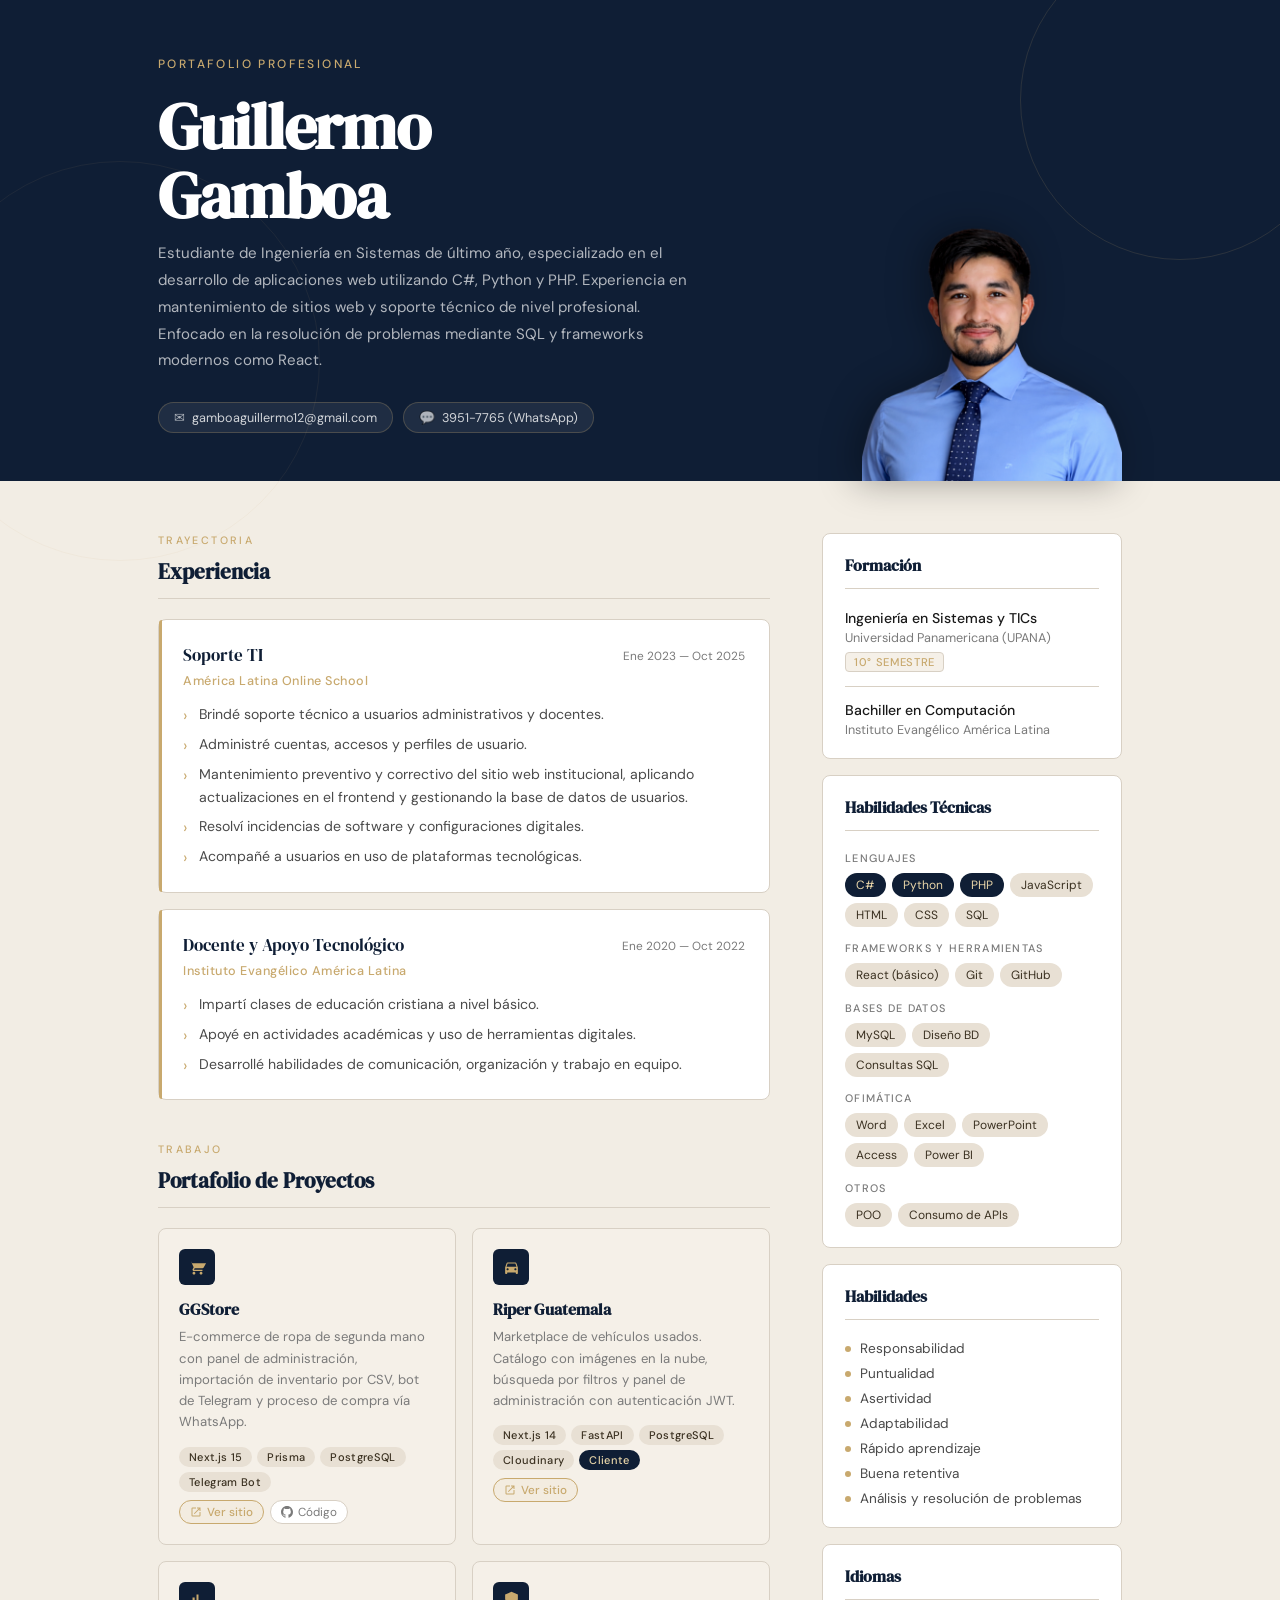
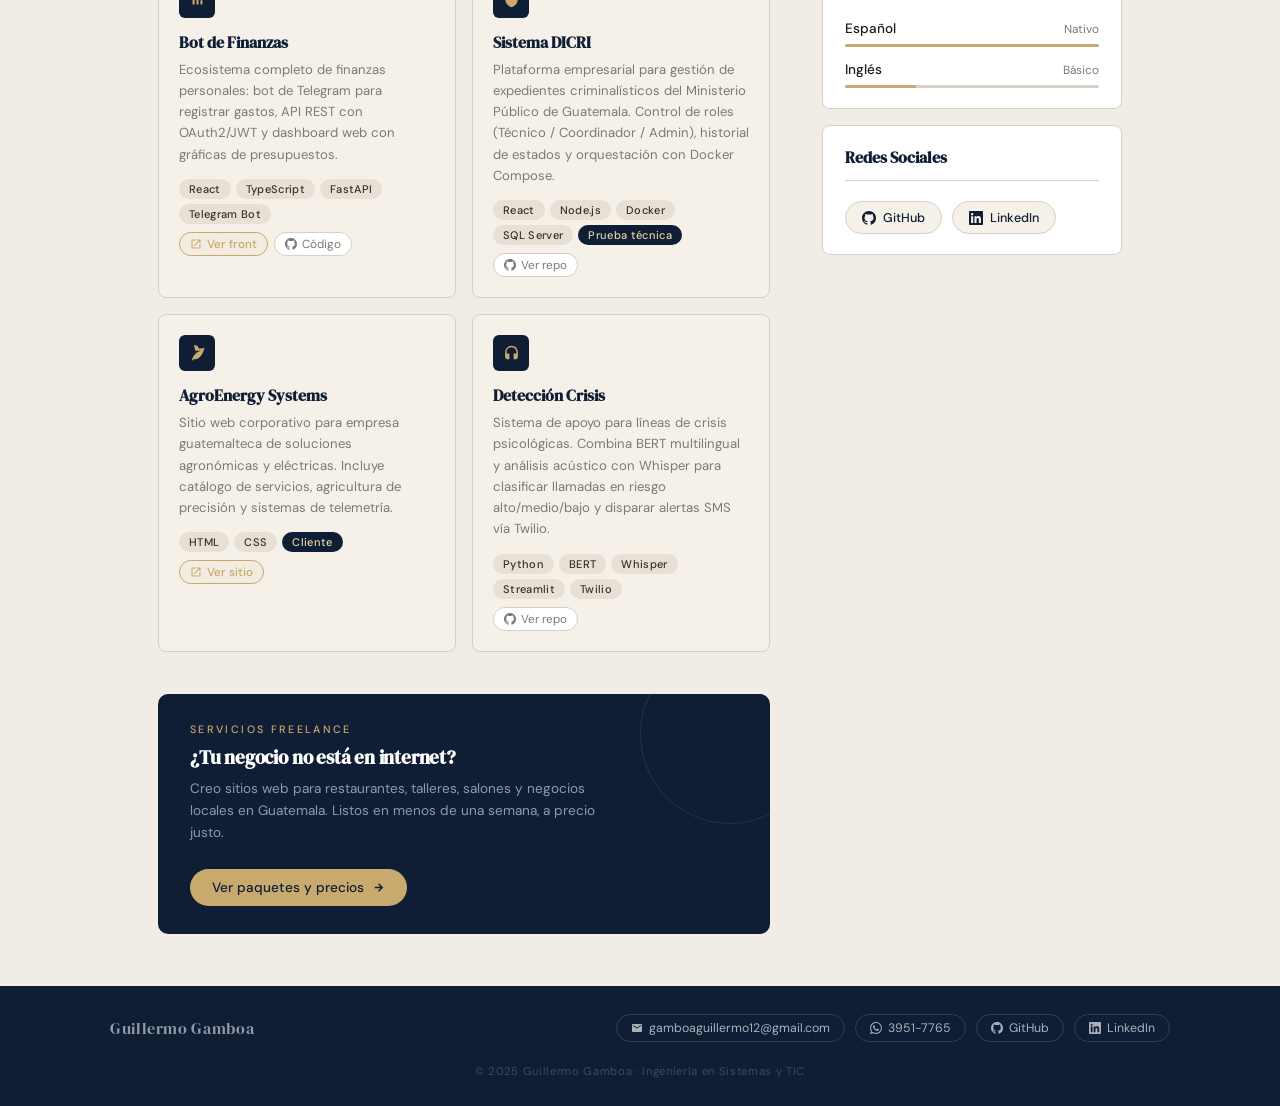
<file: index.html>
<!DOCTYPE html>
<html lang="es">
<head>
  <meta charset="UTF-8">
  <meta name="viewport" content="width=device-width, initial-scale=1.0">
  <title>Guillermo Gamboa — Ingeniería en Sistemas y TIC</title>
  <link rel="preconnect" href="https://fonts.googleapis.com">
  <link href="https://fonts.googleapis.com/css2?family=DM+Serif+Display:ital@0;1&family=DM+Sans:wght@300;400;500&display=swap" rel="stylesheet">
  <link rel="stylesheet" href="Style.css">
</head>
<body>

<!-- ══════════════════════════════════════
     HERO
══════════════════════════════════════ -->
<header class="hero">
  <div class="hero-inner">

    <!-- Texto + contacto -->
    <div class="hero-text">
      <p class="subtitle">Portafolio Profesional</p>
      <h1>Guillermo<br>Gamboa</h1>
      <p class="profile-text">
        Estudiante de Ingeniería en Sistemas de último año, especializado en el
        desarrollo de aplicaciones web utilizando C#, Python y PHP. Experiencia en
        mantenimiento de sitios web y soporte técnico de nivel profesional. Enfocado
        en la resolución de problemas mediante SQL y frameworks modernos como React.
      </p>
      <div class="hero-contacts">
        <a href="mailto:gamboaguillermo12@gmail.com" class="contact-chip">
          <span class="icon">✉</span> gamboaguillermo12@gmail.com
        </a>
        <button onclick="openWhatsApp()" class="contact-chip">
          <span class="icon">💬</span> 3951-7765 (WhatsApp)
        </button>
      </div>
    </div>

    <!-- Foto — sin marco, anclada al borde inferior del hero -->
    <div class="photo-wrap">
      <div class="photo-frame">
        <img src="Perfil.png" alt="Foto de Guillermo Gamboa">
      </div>
    </div>

  </div>
</header>

<!-- ══════════════════════════════════════
     CONTENIDO PRINCIPAL
══════════════════════════════════════ -->
<div class="layout">

  <!-- ── COLUMNA PRINCIPAL ── -->
  <main>

    <!-- EXPERIENCIA -->
    <section>
      <p class="section-label">Trayectoria</p>
      <h2 class="section-title">Experiencia</h2>

      <div class="exp-card">
        <div class="exp-header">
          <span class="exp-role">Soporte TI</span>
          <span class="exp-period">Ene 2023 — Oct 2025</span>
        </div>
        <p class="exp-company">América Latina Online School</p>
        <ul class="exp-list">
          <li>Brindé soporte técnico a usuarios administrativos y docentes.</li>
          <li>Administré cuentas, accesos y perfiles de usuario.</li>
          <li>Mantenimiento preventivo y correctivo del sitio web institucional, aplicando actualizaciones en el frontend y gestionando la base de datos de usuarios.</li>
          <li>Resolví incidencias de software y configuraciones digitales.</li>
          <li>Acompañé a usuarios en uso de plataformas tecnológicas.</li>
        </ul>
      </div>

      <div class="exp-card">
        <div class="exp-header">
          <span class="exp-role">Docente y Apoyo Tecnológico</span>
          <span class="exp-period">Ene 2020 — Oct 2022</span>
        </div>
        <p class="exp-company">Instituto Evangélico América Latina</p>
        <ul class="exp-list">
          <li>Impartí clases de educación cristiana a nivel básico.</li>
          <li>Apoyé en actividades académicas y uso de herramientas digitales.</li>
          <li>Desarrollé habilidades de comunicación, organización y trabajo en equipo.</li>
        </ul>
      </div>
    </section>

    <!-- PORTAFOLIO -->
    <section>
      <p class="section-label">Trabajo</p>
      <h2 class="section-title">Portafolio de Proyectos</h2>

      <div class="portfolio-grid">

        <!-- GGStore -->
        <div class="portfolio-card">
          <div class="port-icon">
            <svg viewBox="0 0 24 24"><path d="M7 18c-1.1 0-2 .9-2 2s.9 2 2 2 2-.9 2-2-.9-2-2-2zM1 2v2h2l3.6 7.59-1.35 2.45C5.16 14.28 5 14.62 5 15c0 1.1.9 2 2 2h12v-2H7.42c-.14 0-.25-.11-.25-.25l.03-.12.9-1.63H19c.75 0 1.41-.41 1.75-1.03l3.58-6.49A1 1 0 0 0 23.42 6H4.21l-.94-2H1zm16 16c-1.1 0-2 .9-2 2s.9 2 2 2 2-.9 2-2-.9-2-2-2z"/></svg>
          </div>
          <h4>GGStore</h4>
          <p>E-commerce de ropa de segunda mano con panel de administración, importación de inventario por CSV, bot de Telegram y proceso de compra vía WhatsApp.</p>
          <div class="port-footer">
            <div class="port-tags">
              <span class="port-tag">Next.js 15</span>
              <span class="port-tag">Prisma</span>
              <span class="port-tag">PostgreSQL</span>
              <span class="port-tag">Telegram Bot</span>
            </div>
            <div class="port-actions">
              <a href="https://ggstore.lat" target="_blank" rel="noopener" class="port-live-link">
                <svg viewBox="0 0 24 24"><path d="M19 19H5V5h7V3H5a2 2 0 0 0-2 2v14a2 2 0 0 0 2 2h14a2 2 0 0 0 2-2v-7h-2v7zM14 3v2h3.59l-9.83 9.83 1.41 1.41L19 6.41V10h2V3h-7z"/></svg>
                Ver sitio
              </a>
              <a href="https://github.com/G-Gamboa/GGStore" target="_blank" rel="noopener" class="port-gh-link">
                <svg viewBox="0 0 24 24"><path d="M12 0C5.37 0 0 5.37 0 12c0 5.31 3.435 9.795 8.205 11.385.6.105.825-.255.825-.57 0-.285-.015-1.23-.015-2.235-3.015.555-3.795-.735-4.035-1.41-.135-.345-.72-1.41-1.23-1.695-.42-.225-1.02-.78-.015-.795.945-.015 1.62.87 1.845 1.23 1.08 1.815 2.805 1.305 3.495.99.105-.78.42-1.305.765-1.605-2.67-.3-5.46-1.335-5.46-5.925 0-1.305.465-2.385 1.23-3.225-.12-.3-.54-1.53.12-3.18 0 0 1.005-.315 3.3 1.23.96-.27 1.98-.405 3-.405s2.04.135 3 .405c2.295-1.56 3.3-1.23 3.3-1.23.66 1.65.24 2.88.12 3.18.765.84 1.23 1.905 1.23 3.225 0 4.605-2.805 5.625-5.475 5.925.435.375.81 1.095.81 2.22 0 1.605-.015 2.895-.015 3.3 0 .315.225.69.825.57A12.02 12.02 0 0 0 24 12c0-6.63-5.37-12-12-12z"/></svg>
                Código
              </a>
            </div>
          </div>
        </div>

        <!-- Riper -->
        <div class="portfolio-card">
          <div class="port-icon">
            <svg viewBox="0 0 24 24"><path d="M18.92 6.01C18.72 5.42 18.16 5 17.5 5h-11c-.66 0-1.21.42-1.42 1.01L3 12v8c0 .55.45 1 1 1h1c.55 0 1-.45 1-1v-1h12v1c0 .55.45 1 1 1h1c.55 0 1-.45 1-1v-8l-2.08-5.99zM6.5 16c-.83 0-1.5-.67-1.5-1.5S5.67 13 6.5 13s1.5.67 1.5 1.5S7.33 16 6.5 16zm11 0c-.83 0-1.5-.67-1.5-1.5s.67-1.5 1.5-1.5 1.5.67 1.5 1.5-.67 1.5-1.5 1.5zM5 11l1.5-4.5h11L19 11H5z"/></svg>
          </div>
          <h4>Riper Guatemala</h4>
          <p>Marketplace de vehículos usados. Catálogo con imágenes en la nube, búsqueda por filtros y panel de administración con autenticación JWT.</p>
          <div class="port-footer">
            <div class="port-tags">
              <span class="port-tag">Next.js 14</span>
              <span class="port-tag">FastAPI</span>
              <span class="port-tag">PostgreSQL</span>
              <span class="port-tag">Cloudinary</span>
              <span class="port-tag special">Cliente</span>
            </div>
            <div class="port-actions">
              <a href="https://riperguatemala.com" target="_blank" rel="noopener" class="port-live-link">
                <svg viewBox="0 0 24 24"><path d="M19 19H5V5h7V3H5a2 2 0 0 0-2 2v14a2 2 0 0 0 2 2h14a2 2 0 0 0 2-2v-7h-2v7zM14 3v2h3.59l-9.83 9.83 1.41 1.41L19 6.41V10h2V3h-7z"/></svg>
                Ver sitio
              </a>
            </div>
          </div>
        </div>

        <!-- Bot de Finanzas -->
        <div class="portfolio-card">
          <div class="port-icon">
            <svg viewBox="0 0 24 24"><path d="M5 9.2h3V19H5zM10.6 5h2.8v14h-2.8zm5.6 8H19v6h-2.8z"/></svg>
          </div>
          <h4>Bot de Finanzas</h4>
          <p>Ecosistema completo de finanzas personales: bot de Telegram para registrar gastos, API REST con OAuth2/JWT y dashboard web con gráficas de presupuestos.</p>
          <div class="port-footer">
            <div class="port-tags">
              <span class="port-tag">React</span>
              <span class="port-tag">TypeScript</span>
              <span class="port-tag">FastAPI</span>
              <span class="port-tag">Telegram Bot</span>
            </div>
            <div class="port-actions">
              <a href="https://g-gamboa.github.io/BotFinanzasFront/" target="_blank" rel="noopener" class="port-live-link">
                <svg viewBox="0 0 24 24"><path d="M19 19H5V5h7V3H5a2 2 0 0 0-2 2v14a2 2 0 0 0 2 2h14a2 2 0 0 0 2-2v-7h-2v7zM14 3v2h3.59l-9.83 9.83 1.41 1.41L19 6.41V10h2V3h-7z"/></svg>
                Ver front
              </a>
              <a href="https://github.com/G-Gamboa/BotFinanzasAPI" target="_blank" rel="noopener" class="port-gh-link">
                <svg viewBox="0 0 24 24"><path d="M12 0C5.37 0 0 5.37 0 12c0 5.31 3.435 9.795 8.205 11.385.6.105.825-.255.825-.57 0-.285-.015-1.23-.015-2.235-3.015.555-3.795-.735-4.035-1.41-.135-.345-.72-1.41-1.23-1.695-.42-.225-1.02-.78-.015-.795.945-.015 1.62.87 1.845 1.23 1.08 1.815 2.805 1.305 3.495.99.105-.78.42-1.305.765-1.605-2.67-.3-5.46-1.335-5.46-5.925 0-1.305.465-2.385 1.23-3.225-.12-.3-.54-1.53.12-3.18 0 0 1.005-.315 3.3 1.23.96-.27 1.98-.405 3-.405s2.04.135 3 .405c2.295-1.56 3.3-1.23 3.3-1.23.66 1.65.24 2.88.12 3.18.765.84 1.23 1.905 1.23 3.225 0 4.605-2.805 5.625-5.475 5.925.435.375.81 1.095.81 2.22 0 1.605-.015 2.895-.015 3.3 0 .315.225.69.825.57A12.02 12.02 0 0 0 24 12c0-6.63-5.37-12-12-12z"/></svg>
                Código
              </a>
            </div>
          </div>
        </div>

        <!-- Sistema DICRI -->
        <div class="portfolio-card">
          <div class="port-icon">
            <svg viewBox="0 0 24 24"><path d="M12 1L3 5v6c0 5.55 3.84 10.74 9 12 5.16-1.26 9-6.45 9-12V5l-9-4z"/></svg>
          </div>
          <h4>Sistema DICRI</h4>
          <p>Plataforma empresarial para gestión de expedientes criminalísticos del Ministerio Público de Guatemala. Control de roles (Técnico / Coordinador / Admin), historial de estados y orquestación con Docker Compose.</p>
          <div class="port-footer">
            <div class="port-tags">
              <span class="port-tag">React</span>
              <span class="port-tag">Node.js</span>
              <span class="port-tag">Docker</span>
              <span class="port-tag">SQL Server</span>
              <span class="port-tag special">Prueba técnica</span>
            </div>
            <div class="port-actions">
              <a href="https://github.com/G-Gamboa/SistemaDicri" target="_blank" rel="noopener" class="port-gh-link">
                <svg viewBox="0 0 24 24"><path d="M12 0C5.37 0 0 5.37 0 12c0 5.31 3.435 9.795 8.205 11.385.6.105.825-.255.825-.57 0-.285-.015-1.23-.015-2.235-3.015.555-3.795-.735-4.035-1.41-.135-.345-.72-1.41-1.23-1.695-.42-.225-1.02-.78-.015-.795.945-.015 1.62.87 1.845 1.23 1.08 1.815 2.805 1.305 3.495.99.105-.78.42-1.305.765-1.605-2.67-.3-5.46-1.335-5.46-5.925 0-1.305.465-2.385 1.23-3.225-.12-.3-.54-1.53.12-3.18 0 0 1.005-.315 3.3 1.23.96-.27 1.98-.405 3-.405s2.04.135 3 .405c2.295-1.56 3.3-1.23 3.3-1.23.66 1.65.24 2.88.12 3.18.765.84 1.23 1.905 1.23 3.225 0 4.605-2.805 5.625-5.475 5.925.435.375.81 1.095.81 2.22 0 1.605-.015 2.895-.015 3.3 0 .315.225.69.825.57A12.02 12.02 0 0 0 24 12c0-6.63-5.37-12-12-12z"/></svg>
                Ver repo
              </a>
            </div>
          </div>
        </div>

        <!-- AgroEnergy Systems -->
        <div class="portfolio-card">
          <div class="port-icon">
            <svg viewBox="0 0 24 24"><path d="M17 8C8 10 5.9 16.17 3.82 21.34L5.71 22l1-2.3A4.49 4.49 0 0 0 8 20C19 20 22 3 22 3c-1 2-8 2-8 2s-1-5-7-5c0 0 1.5 5.5 2 8z"/></svg>
          </div>
          <h4>AgroEnergy Systems</h4>
          <p>Sitio web corporativo para empresa guatemalteca de soluciones agronómicas y eléctricas. Incluye catálogo de servicios, agricultura de precisión y sistemas de telemetría.</p>
          <div class="port-footer">
            <div class="port-tags">
              <span class="port-tag">HTML</span>
              <span class="port-tag">CSS</span>
              <span class="port-tag special">Cliente</span>
            </div>
            <div class="port-actions">
              <a href="https://www.agroenergysystems.com/" target="_blank" rel="noopener" class="port-live-link">
                <svg viewBox="0 0 24 24"><path d="M19 19H5V5h7V3H5a2 2 0 0 0-2 2v14a2 2 0 0 0 2 2h14a2 2 0 0 0 2-2v-7h-2v7zM14 3v2h3.59l-9.83 9.83 1.41 1.41L19 6.41V10h2V3h-7z"/></svg>
                Ver sitio
              </a>
            </div>
          </div>
        </div>

        <!-- DetecciónCrisis -->
        <div class="portfolio-card">
          <div class="port-icon">
            <svg viewBox="0 0 24 24"><path d="M12 1c-4.97 0-9 4.03-9 9v7c0 1.66 1.34 3 3 3h3v-8H5v-2c0-3.87 3.13-7 7-7s7 3.13 7 7v2h-4v8h3c1.66 0 3-1.34 3-3v-7c0-4.97-4.03-9-9-9z"/></svg>
          </div>
          <h4>Detección Crisis</h4>
          <p>Sistema de apoyo para líneas de crisis psicológicas. Combina BERT multilingual y análisis acústico con Whisper para clasificar llamadas en riesgo alto/medio/bajo y disparar alertas SMS vía Twilio.</p>
          <div class="port-footer">
            <div class="port-tags">
              <span class="port-tag">Python</span>
              <span class="port-tag">BERT</span>
              <span class="port-tag">Whisper</span>
              <span class="port-tag">Streamlit</span>
              <span class="port-tag">Twilio</span>
            </div>
            <div class="port-actions">
              <a href="https://github.com/G-Gamboa/Detecci-nCrisis" target="_blank" rel="noopener" class="port-gh-link">
                <svg viewBox="0 0 24 24"><path d="M12 0C5.37 0 0 5.37 0 12c0 5.31 3.435 9.795 8.205 11.385.6.105.825-.255.825-.57 0-.285-.015-1.23-.015-2.235-3.015.555-3.795-.735-4.035-1.41-.135-.345-.72-1.41-1.23-1.695-.42-.225-1.02-.78-.015-.795.945-.015 1.62.87 1.845 1.23 1.08 1.815 2.805 1.305 3.495.99.105-.78.42-1.305.765-1.605-2.67-.3-5.46-1.335-5.46-5.925 0-1.305.465-2.385 1.23-3.225-.12-.3-.54-1.53.12-3.18 0 0 1.005-.315 3.3 1.23.96-.27 1.98-.405 3-.405s2.04.135 3 .405c2.295-1.56 3.3-1.23 3.3-1.23.66 1.65.24 2.88.12 3.18.765.84 1.23 1.905 1.23 3.225 0 4.605-2.805 5.625-5.475 5.925.435.375.81 1.095.81 2.22 0 1.605-.015 2.895-.015 3.3 0 .315.225.69.825.57A12.02 12.02 0 0 0 24 12c0-6.63-5.37-12-12-12z"/></svg>
                Ver repo
              </a>
            </div>
          </div>
        </div>

      </div>
    </section>

    <!-- NEGOCIOS -->
    <section>
      <div class="negocios-banner">
        <div class="negocios-banner-body">
          <p class="negocios-banner-label">Servicios Freelance</p>
          <h3 class="negocios-banner-title">¿Tu negocio no está en internet?</h3>
          <p class="negocios-banner-sub">Creo sitios web para restaurantes, talleres, salones y negocios locales en Guatemala. Listos en menos de una semana, a precio justo.</p>
        </div>
        <a href="/negocios/" class="negocios-banner-cta">
          Ver paquetes y precios
          <svg viewBox="0 0 24 24" fill="none" stroke="currentColor" stroke-width="2.5" width="13" height="13"><path d="M5 12h14M12 5l7 7-7 7"/></svg>
        </a>
      </div>
    </section>

  </main>

  <!-- ── SIDEBAR ── -->
  <aside class="sidebar">

    <!-- FORMACIÓN -->
    <section>
      <h2 class="section-title">Formación</h2>
      <div class="edu-item">
        <p class="edu-degree">Ingeniería en Sistemas y TICs</p>
        <p class="edu-school">Universidad Panamericana (UPANA)</p>
        <span class="edu-badge">10° Semestre</span>
      </div>
      <div class="edu-item">
        <p class="edu-degree">Bachiller en Computación</p>
        <p class="edu-school">Instituto Evangélico América Latina</p>
      </div>
    </section>

    <!-- HABILIDADES TÉCNICAS -->
    <section>
      <h2 class="section-title">Habilidades Técnicas</h2>

      <div class="skill-group">
        <p class="skill-group-label">Lenguajes</p>
        <div class="skill-tags">
          <span class="skill-tag highlight">C#</span>
          <span class="skill-tag highlight">Python</span>
          <span class="skill-tag highlight">PHP</span>
          <span class="skill-tag">JavaScript</span>
          <span class="skill-tag">HTML</span>
          <span class="skill-tag">CSS</span>
          <span class="skill-tag">SQL</span>
        </div>
      </div>

      <div class="skill-group">
        <p class="skill-group-label">Frameworks y Herramientas</p>
        <div class="skill-tags">
          <span class="skill-tag">React (básico)</span>
          <span class="skill-tag">Git</span>
          <span class="skill-tag">GitHub</span>
        </div>
      </div>

      <div class="skill-group">
        <p class="skill-group-label">Bases de Datos</p>
        <div class="skill-tags">
          <span class="skill-tag">MySQL</span>
          <span class="skill-tag">Diseño BD</span>
          <span class="skill-tag">Consultas SQL</span>
        </div>
      </div>

      <div class="skill-group">
        <p class="skill-group-label">Ofimática</p>
        <div class="skill-tags">
          <span class="skill-tag">Word</span>
          <span class="skill-tag">Excel</span>
          <span class="skill-tag">PowerPoint</span>
          <span class="skill-tag">Access</span>
          <span class="skill-tag">Power BI</span>
        </div>
      </div>

      <div class="skill-group">
        <p class="skill-group-label">Otros</p>
        <div class="skill-tags">
          <span class="skill-tag">POO</span>
          <span class="skill-tag">Consumo de APIs</span>
        </div>
      </div>
    </section>

    <!-- HABILIDADES BLANDAS -->
    <section>
      <h2 class="section-title">Habilidades</h2>
      <ul class="soft-list">
        <li>Responsabilidad</li>
        <li>Puntualidad</li>
        <li>Asertividad</li>
        <li>Adaptabilidad</li>
        <li>Rápido aprendizaje</li>
        <li>Buena retentiva</li>
        <li>Análisis y resolución de problemas</li>
      </ul>
    </section>

    <!-- IDIOMAS -->
    <section>
      <h2 class="section-title">Idiomas</h2>
      <div class="lang-row">
        <span class="lang-name">Español</span>
        <span class="lang-level">Nativo</span>
      </div>
      <div class="lang-bar">
        <div class="lang-fill" style="width:100%;"></div>
      </div>
      <div class="lang-row">
        <span class="lang-name">Inglés</span>
        <span class="lang-level">Básico</span>
      </div>
      <div class="lang-bar">
        <div class="lang-fill" style="width:28%;"></div>
      </div>
    </section>

    <!-- REDES -->
    <section>
      <h2 class="section-title">Redes Sociales</h2>
      <div class="social-links">
        <a href="https://github.com/G-Gamboa" target="_blank" rel="noopener" class="social-btn">
          <svg viewBox="0 0 24 24"><path d="M12 0C5.37 0 0 5.37 0 12c0 5.31 3.435 9.795 8.205 11.385.6.105.825-.255.825-.57 0-.285-.015-1.23-.015-2.235-3.015.555-3.795-.735-4.035-1.41-.135-.345-.72-1.41-1.23-1.695-.42-.225-1.02-.78-.015-.795.945-.015 1.62.87 1.845 1.23 1.08 1.815 2.805 1.305 3.495.99.105-.78.42-1.305.765-1.605-2.67-.3-5.46-1.335-5.46-5.925 0-1.305.465-2.385 1.23-3.225-.12-.3-.54-1.53.12-3.18 0 0 1.005-.315 3.3 1.23.96-.27 1.98-.405 3-.405s2.04.135 3 .405c2.295-1.56 3.3-1.23 3.3-1.23.66 1.65.24 2.88.12 3.18.765.84 1.23 1.905 1.23 3.225 0 4.605-2.805 5.625-5.475 5.925.435.375.81 1.095.81 2.22 0 1.605-.015 2.895-.015 3.3 0 .315.225.69.825.57A12.02 12.02 0 0 0 24 12c0-6.63-5.37-12-12-12z"/></svg>
          GitHub
        </a>
        <a href="http://www.linkedin.com/in/guillermo-gamboa-a97b86225" target="_blank" rel="noopener" class="social-btn">
          <svg viewBox="0 0 24 24"><path d="M20.447 20.452h-3.554v-5.569c0-1.328-.027-3.037-1.852-3.037-1.853 0-2.136 1.445-2.136 2.939v5.667H9.351V9h3.414v1.561h.046c.477-.9 1.637-1.85 3.37-1.85 3.601 0 4.267 2.37 4.267 5.455v6.286zM5.337 7.433a2.062 2.062 0 0 1-2.063-2.065 2.064 2.064 0 1 1 2.063 2.065zm1.782 13.019H3.555V9h3.564v11.452zM22.225 0H1.771C.792 0 0 .774 0 1.729v20.542C0 23.227.792 24 1.771 24h20.451C23.2 24 24 23.227 24 22.271V1.729C24 .774 23.2 0 22.222 0h.003z"/></svg>
          LinkedIn
        </a>
      </div>
    </section>

  </aside>
</div>

<!-- ══════════════════════════════════════
     FOOTER
══════════════════════════════════════ -->
<footer>
  <div class="footer-inner">
    <span class="footer-name">Guillermo Gamboa</span>
    <div class="footer-links">
      <a href="mailto:gamboaguillermo12@gmail.com" class="footer-link">
        <svg viewBox="0 0 24 24"><path d="M20 4H4c-1.1 0-2 .9-2 2v12c0 1.1.9 2 2 2h16c1.1 0 2-.9 2-2V6c0-1.1-.9-2-2-2zm0 4l-8 5-8-5V6l8 5 8-5v2z"/></svg>
        gamboaguillermo12@gmail.com
      </a>
      <button onclick="openWhatsApp()" class="footer-link">
        <svg viewBox="0 0 24 24"><path d="M17.472 14.382c-.297-.149-1.758-.867-2.03-.967-.273-.099-.471-.148-.67.15-.197.297-.767.966-.94 1.164-.173.199-.347.223-.644.075-.297-.15-1.255-.463-2.39-1.475-.883-.788-1.48-1.761-1.653-2.059-.173-.297-.018-.458.13-.606.134-.133.298-.347.446-.52.149-.174.198-.298.298-.497.099-.198.05-.371-.025-.52-.075-.149-.669-1.612-.916-2.207-.242-.579-.487-.5-.669-.51-.173-.008-.371-.01-.57-.01-.198 0-.52.074-.792.372-.272.297-1.04 1.016-1.04 2.479 0 1.462 1.065 2.875 1.213 3.074.149.198 2.096 3.2 5.077 4.487.709.306 1.262.489 1.694.625.712.227 1.36.195 1.871.118.571-.085 1.758-.719 2.006-1.413.248-.694.248-1.289.173-1.413-.074-.124-.272-.198-.57-.347m-5.421 7.403h-.004a9.87 9.87 0 0 1-5.031-1.378l-.361-.214-3.741.982.998-3.648-.235-.374a9.86 9.86 0 0 1-1.51-5.26c.001-5.45 4.436-9.884 9.888-9.884 2.64 0 5.122 1.03 6.988 2.898a9.825 9.825 0 0 1 2.893 6.994c-.003 5.45-4.437 9.884-9.885 9.884m8.413-18.297A11.815 11.815 0 0 0 12.05 0C5.495 0 .16 5.335.157 11.892c0 2.096.547 4.142 1.588 5.945L.057 24l6.305-1.654a11.882 11.882 0 0 0 5.683 1.448h.005c6.554 0 11.89-5.335 11.893-11.893a11.821 11.821 0 0 0-3.48-8.413z"/></svg>
        3951-7765
      </button>
      <a href="https://github.com/G-Gamboa" target="_blank" rel="noopener" class="footer-link">
        <svg viewBox="0 0 24 24"><path d="M12 0C5.37 0 0 5.37 0 12c0 5.31 3.435 9.795 8.205 11.385.6.105.825-.255.825-.57 0-.285-.015-1.23-.015-2.235-3.015.555-3.795-.735-4.035-1.41-.135-.345-.72-1.41-1.23-1.695-.42-.225-1.02-.78-.015-.795.945-.015 1.62.87 1.845 1.23 1.08 1.815 2.805 1.305 3.495.99.105-.78.42-1.305.765-1.605-2.67-.3-5.46-1.335-5.46-5.925 0-1.305.465-2.385 1.23-3.225-.12-.3-.54-1.53.12-3.18 0 0 1.005-.315 3.3 1.23.96-.27 1.98-.405 3-.405s2.04.135 3 .405c2.295-1.56 3.3-1.23 3.3-1.23.66 1.65.24 2.88.12 3.18.765.84 1.23 1.905 1.23 3.225 0 4.605-2.805 5.625-5.475 5.925.435.375.81 1.095.81 2.22 0 1.605-.015 2.895-.015 3.3 0 .315.225.69.825.57A12.02 12.02 0 0 0 24 12c0-6.63-5.37-12-12-12z"/></svg>
        GitHub
      </a>
      <a href="http://www.linkedin.com/in/guillermo-gamboa-a97b86225" target="_blank" rel="noopener" class="footer-link">
        <svg viewBox="0 0 24 24"><path d="M20.447 20.452h-3.554v-5.569c0-1.328-.027-3.037-1.852-3.037-1.853 0-2.136 1.445-2.136 2.939v5.667H9.351V9h3.414v1.561h.046c.477-.9 1.637-1.85 3.37-1.85 3.601 0 4.267 2.37 4.267 5.455v6.286zM5.337 7.433a2.062 2.062 0 0 1-2.063-2.065 2.064 2.064 0 1 1 2.063 2.065zm1.782 13.019H3.555V9h3.564v11.452zM22.225 0H1.771C.792 0 0 .774 0 1.729v20.542C0 23.227.792 24 1.771 24h20.451C23.2 24 24 23.227 24 22.271V1.729C24 .774 23.2 0 22.222 0h.003z"/></svg>
        LinkedIn
      </a>
    </div>
    <p class="footer-copy">© 2025 Guillermo Gamboa · Ingeniería en Sistemas y TIC</p>
  </div>
</footer>

<script src="Main.js"></script>
</body>
</html>
</file>
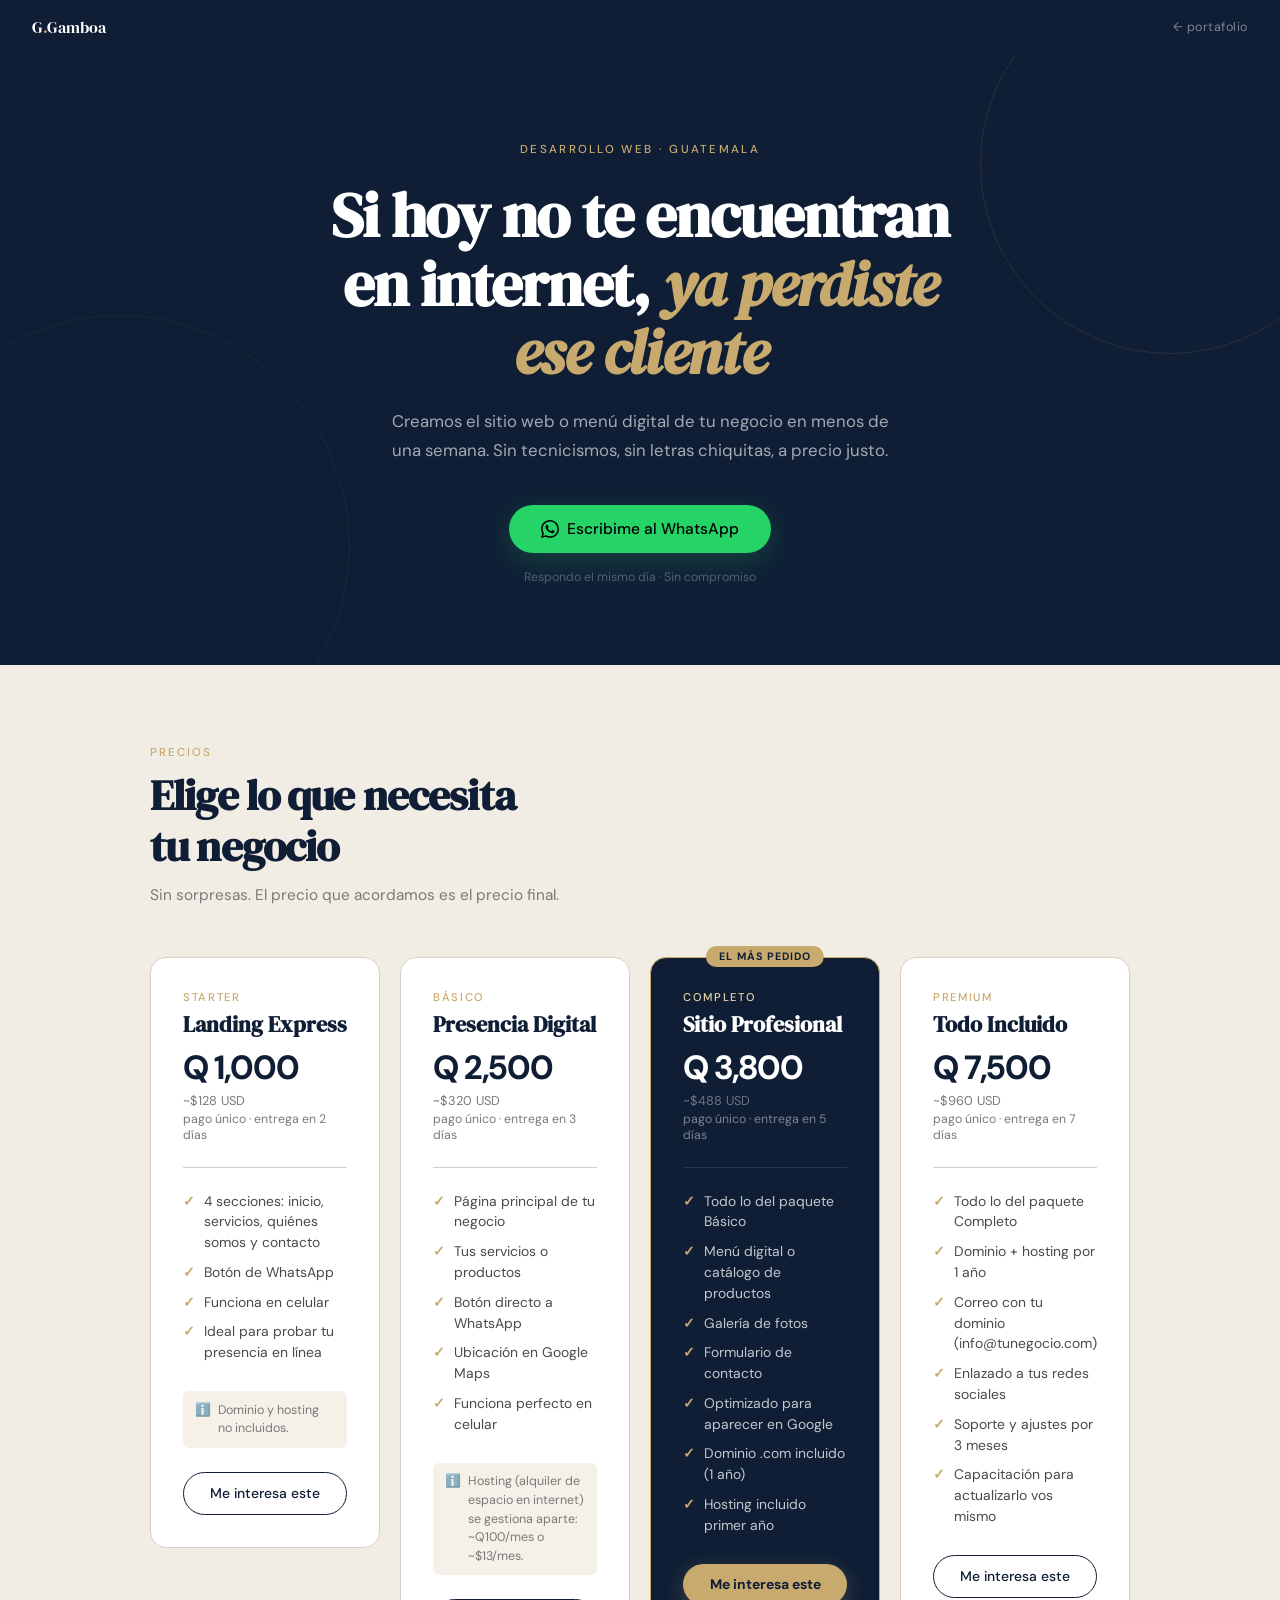
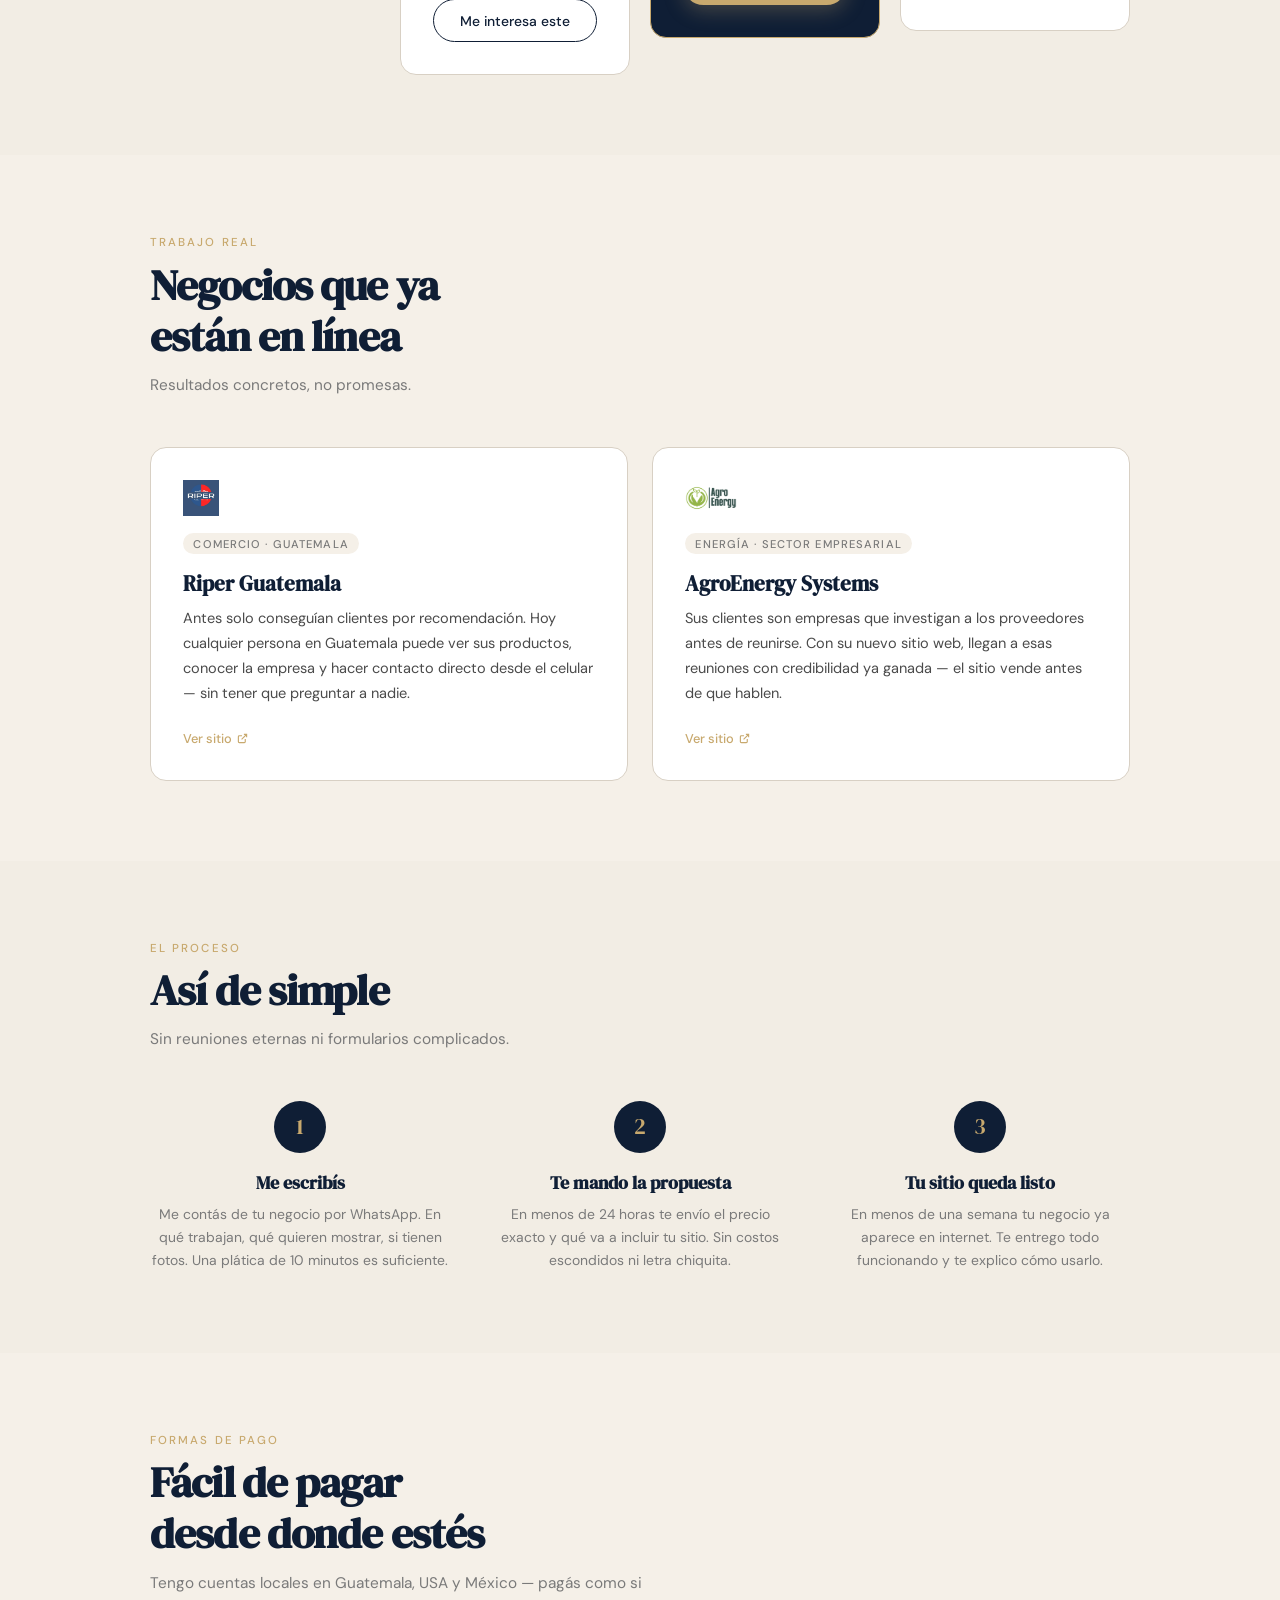
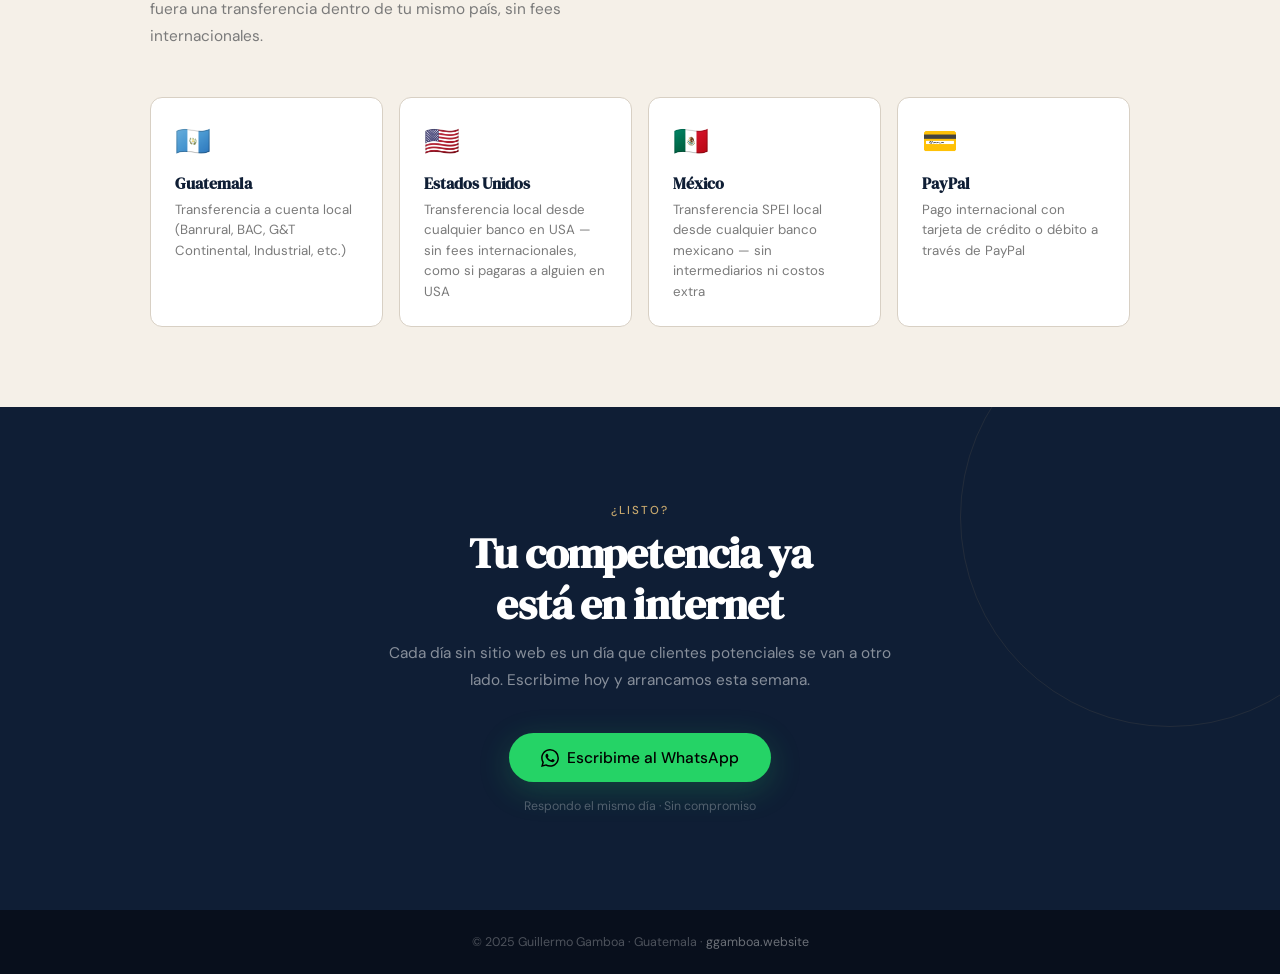
<file: negocios/index.html>
<!DOCTYPE html>
<html lang="es">
<head>
<meta charset="UTF-8">
<meta name="viewport" content="width=device-width, initial-scale=1.0">
<title>Sitios Web para Negocios en Guatemala — Guillermo Gamboa</title>
<meta name="description" content="Sitios web y menús digitales para restaurantes, talleres, salones y negocios locales en Guatemala. Listos en menos de una semana.">
<link rel="preconnect" href="https://fonts.googleapis.com">
<link href="https://fonts.googleapis.com/css2?family=DM+Serif+Display:ital@0;1&family=DM+Sans:wght@300;400;500&display=swap" rel="stylesheet">
<style>
  *, *::before, *::after { box-sizing: border-box; margin: 0; padding: 0; }

  :root {
    --navy:        #0f1e35;
    --navy-mid:    #1a2f4a;
    --accent:      #c8a96e;
    --accent-light:#e8d5a8;
    --off-white:   #f2ede4;
    --text-dark:   #1a1a1a;
    --text-mid:    #4a4a4a;
    --text-muted:  #7a7a7a;
    --divider:     #d8d0c4;
    --section-alt: #f5f0e8;
  }

  body {
    background: var(--off-white);
    color: var(--text-dark);
    font-family: 'DM Sans', sans-serif;
    min-height: 100vh;
  }

  /* ─── NAV ─── */
  nav {
    background: var(--navy);
    padding: 1rem 2rem;
    display: flex;
    justify-content: space-between;
    align-items: center;
  }

  .nav-brand {
    font-family: 'DM Serif Display', serif;
    color: #fff;
    font-size: 1rem;
  }

  .nav-brand span { color: var(--accent); }

  .nav-back {
    font-size: 0.78rem;
    color: rgba(255,255,255,0.45);
    text-decoration: none;
    letter-spacing: 0.04em;
    transition: color 0.2s;
  }

  .nav-back:hover { color: var(--accent); }

  /* ─── HERO ─── */
  .hero {
    background: var(--navy);
    position: relative;
    overflow: hidden;
    padding: 5.5rem 2rem 5rem;
    text-align: center;
  }

  .hero::before {
    content: '';
    position: absolute;
    top: -80px; right: -80px;
    width: 380px; height: 380px;
    border-radius: 50%;
    border: 1px solid rgba(200,169,110,0.12);
    pointer-events: none;
  }

  .hero::after {
    content: '';
    position: absolute;
    bottom: -110px; left: -110px;
    width: 460px; height: 460px;
    border-radius: 50%;
    border: 1px solid rgba(200,169,110,0.07);
    pointer-events: none;
  }

  .hero-inner {
    position: relative;
    z-index: 1;
    max-width: 740px;
    margin: 0 auto;
  }

  .eyebrow {
    font-size: 0.72rem;
    font-weight: 500;
    letter-spacing: 0.2em;
    text-transform: uppercase;
    color: var(--accent);
    margin-bottom: 1.5rem;
  }

  .hero h1 {
    font-family: 'DM Serif Display', serif;
    font-size: clamp(2.2rem, 6vw, 3.9rem);
    color: #fff;
    line-height: 1.1;
    letter-spacing: -0.02em;
    margin-bottom: 1.25rem;
  }

  .hero h1 em {
    font-style: italic;
    color: var(--accent);
  }

  .hero-sub {
    font-size: 1.05rem;
    color: rgba(255,255,255,0.62);
    line-height: 1.72;
    max-width: 520px;
    margin: 0 auto 2.5rem;
  }

  .btn-wa {
    display: inline-flex;
    align-items: center;
    gap: 0.55rem;
    background: #25d366;
    color: #000;
    text-decoration: none;
    padding: 0.9rem 2rem;
    border-radius: 100px;
    font-weight: 500;
    font-size: 0.97rem;
    transition: opacity 0.2s, transform 0.15s;
    box-shadow: 0 8px 32px rgba(37,211,102,0.22);
  }

  .btn-wa:hover { opacity: 0.9; transform: translateY(-2px); }

  .hero-note {
    margin-top: 1rem;
    font-size: 0.77rem;
    color: rgba(255,255,255,0.28);
  }

  /* ─── SECTIONS ─── */
  section {
    padding: 5rem 2rem;
  }

  section.alt {
    background: var(--section-alt);
  }

  .section-inner {
    max-width: 980px;
    margin: 0 auto;
  }

  .label {
    font-size: 0.72rem;
    font-weight: 500;
    letter-spacing: 0.18em;
    text-transform: uppercase;
    color: var(--accent);
    margin-bottom: 0.6rem;
  }

  .section-title {
    font-family: 'DM Serif Display', serif;
    font-size: clamp(1.9rem, 4vw, 2.7rem);
    color: var(--navy);
    line-height: 1.18;
    letter-spacing: -0.02em;
    margin-bottom: 0.65rem;
  }

  .section-sub {
    font-size: 0.96rem;
    color: var(--text-muted);
    line-height: 1.72;
    max-width: 520px;
    margin-bottom: 3rem;
  }

  /* ─── PACKAGES ─── */
  .packages-grid {
    display: grid;
    grid-template-columns: repeat(auto-fill, minmax(220px, 1fr));
    gap: 1.25rem;
    align-items: start;
  }

  .pkg {
    background: #fff;
    border-radius: 16px;
    padding: 2rem;
    border: 1px solid var(--divider);
    display: flex;
    flex-direction: column;
    position: relative;
    transition: box-shadow 0.2s, transform 0.2s;
  }

  .pkg:hover {
    box-shadow: 0 16px 48px rgba(15,30,53,0.1);
    transform: translateY(-3px);
  }

  .pkg.featured {
    border-color: var(--accent);
    background: var(--navy);
  }

  .pkg-badge {
    position: absolute;
    top: -12px;
    left: 50%;
    transform: translateX(-50%);
    background: var(--accent);
    color: var(--navy);
    font-size: 0.67rem;
    font-weight: 700;
    letter-spacing: 0.08em;
    text-transform: uppercase;
    padding: 0.22rem 0.85rem;
    border-radius: 100px;
    white-space: nowrap;
  }

  .pkg-tier {
    font-size: 0.7rem;
    font-weight: 500;
    letter-spacing: 0.15em;
    text-transform: uppercase;
    color: var(--accent);
    margin-bottom: 0.4rem;
  }

  .pkg.featured .pkg-tier { color: var(--accent-light); }

  .pkg-name {
    font-family: 'DM Serif Display', serif;
    font-size: 1.35rem;
    color: var(--navy);
    margin-bottom: 0.45rem;
  }

  .pkg.featured .pkg-name { color: #fff; }

  .pkg-price {
    font-size: 2.1rem;
    font-weight: 300;
    color: var(--navy);
    letter-spacing: -0.03em;
    margin-bottom: 0.15rem;
  }

  .pkg-price strong { font-weight: 700; }

  .pkg.featured .pkg-price { color: #fff; }

  .pkg-note {
    font-size: 0.77rem;
    color: var(--text-muted);
    margin-bottom: 1.5rem;
  }

  .pkg.featured .pkg-note { color: rgba(255,255,255,0.45); }

  .pkg-usd {
    font-size: 0.8rem;
    color: var(--text-muted);
    margin-bottom: 0.15rem;
    letter-spacing: 0.02em;
  }

  .pkg.featured .pkg-usd { color: rgba(255,255,255,0.38); }

  .pkg-hosting-note {
    display: flex;
    align-items: flex-start;
    gap: 0.45rem;
    font-size: 0.78rem;
    color: var(--text-muted);
    background: var(--section-alt);
    border-radius: 6px;
    padding: 0.6rem 0.75rem;
    margin-bottom: 1.5rem;
    line-height: 1.5;
  }

  .pkg-hosting-note span { flex-shrink: 0; }

  .pkg-divider {
    height: 1px;
    background: var(--divider);
    margin-bottom: 1.4rem;
  }

  .pkg.featured .pkg-divider { background: rgba(255,255,255,0.1); }

  .pkg-features {
    list-style: none;
    flex: 1;
    display: flex;
    flex-direction: column;
    gap: 0.55rem;
    margin-bottom: 1.75rem;
  }

  .pkg-features li {
    display: flex;
    align-items: flex-start;
    gap: 0.55rem;
    font-size: 0.87rem;
    color: var(--text-mid);
    line-height: 1.5;
  }

  .pkg.featured .pkg-features li { color: rgba(255,255,255,0.75); }

  .pkg-features li::before {
    content: '✓';
    color: var(--accent);
    font-weight: 700;
    flex-shrink: 0;
  }

  .pkg-cta {
    display: block;
    text-align: center;
    padding: 0.72rem;
    border-radius: 100px;
    text-decoration: none;
    font-size: 0.87rem;
    font-weight: 500;
    transition: opacity 0.2s, background 0.2s;
  }

  .cta-outline {
    border: 1.5px solid var(--navy);
    color: var(--navy);
  }

  .cta-outline:hover { opacity: 0.65; }

  .cta-solid {
    background: var(--accent);
    color: var(--navy);
    font-weight: 700;
    box-shadow: 0 6px 20px rgba(200,169,110,0.28);
  }

  .cta-solid:hover { opacity: 0.88; }

  /* ─── CLIENTS ─── */
  .clients-grid {
    display: grid;
    grid-template-columns: repeat(auto-fit, minmax(320px, 1fr));
    gap: 1.5rem;
  }

  .client-card {
    background: #fff;
    border-radius: 16px;
    padding: 2rem;
    border: 1px solid var(--divider);
  }

  .client-tag {
    display: inline-block;
    background: var(--section-alt);
    color: var(--text-muted);
    font-size: 0.7rem;
    font-weight: 500;
    letter-spacing: 0.1em;
    text-transform: uppercase;
    padding: 0.22rem 0.65rem;
    border-radius: 100px;
    margin-bottom: 0.9rem;
  }

  .client-name {
    font-family: 'DM Serif Display', serif;
    font-size: 1.3rem;
    color: var(--navy);
    margin-bottom: 0.55rem;
  }

  .client-result {
    font-size: 0.91rem;
    color: var(--text-mid);
    line-height: 1.72;
    margin-bottom: 1.25rem;
  }

  .client-link {
    font-size: 0.8rem;
    color: var(--accent);
    text-decoration: none;
    font-weight: 500;
    display: inline-flex;
    align-items: center;
    gap: 0.3rem;
    transition: color 0.2s;
  }

  .client-link:hover { color: var(--navy); }

  .client-logo {
    max-height: 36px;
    width: auto;
    object-fit: contain;
    margin-bottom: 1rem;
    display: block;
    opacity: 0.85;
  }

  /* ─── STEPS ─── */
  .steps {
    display: grid;
    grid-template-columns: repeat(auto-fit, minmax(220px, 1fr));
    gap: 2.5rem;
    text-align: center;
  }

  .step-num {
    display: inline-flex;
    align-items: center;
    justify-content: center;
    width: 52px;
    height: 52px;
    border-radius: 50%;
    background: var(--navy);
    color: var(--accent);
    font-family: 'DM Serif Display', serif;
    font-size: 1.4rem;
    margin-bottom: 1.1rem;
  }

  .step-title {
    font-family: 'DM Serif Display', serif;
    font-size: 1.15rem;
    color: var(--navy);
    margin-bottom: 0.45rem;
  }

  .step-desc {
    font-size: 0.87rem;
    color: var(--text-muted);
    line-height: 1.68;
  }

  /* ─── PAYMENT ─── */
  .payment-grid {
    display: grid;
    grid-template-columns: repeat(auto-fit, minmax(200px, 1fr));
    gap: 1rem;
  }

  .payment-card {
    background: #fff;
    border: 1px solid var(--divider);
    border-radius: 12px;
    padding: 1.5rem;
  }

  .payment-flag {
    font-size: 1.8rem;
    margin-bottom: 0.75rem;
    display: block;
  }

  .payment-card h3 {
    font-family: 'DM Serif Display', serif;
    font-size: 1rem;
    color: var(--navy);
    margin-bottom: 0.35rem;
  }

  .payment-card p {
    font-size: 0.83rem;
    color: var(--text-muted);
    line-height: 1.55;
  }

  /* ─── FINAL CTA ─── */
  .cta-final {
    background: var(--navy);
    text-align: center;
    padding: 6rem 2rem;
    position: relative;
    overflow: hidden;
  }

  .cta-final::before {
    content: '';
    position: absolute;
    top: -100px; right: -100px;
    width: 420px; height: 420px;
    border-radius: 50%;
    border: 1px solid rgba(200,169,110,0.1);
    pointer-events: none;
  }

  .cta-final-inner {
    position: relative;
    z-index: 1;
    max-width: 600px;
    margin: 0 auto;
  }

  .cta-final .section-title { color: #fff; }

  .cta-final .section-sub {
    color: rgba(255,255,255,0.5);
    margin: 0 auto 2.5rem;
  }

  /* ─── FOOTER ─── */
  footer {
    background: #080f1c;
    padding: 1.5rem 2rem;
    text-align: center;
    font-size: 0.78rem;
    color: rgba(255,255,255,0.28);
  }

  footer a {
    color: rgba(255,255,255,0.4);
    text-decoration: none;
    transition: color 0.2s;
  }

  footer a:hover { color: var(--accent); }

  /* ─── RESPONSIVE ─── */
  @media (max-width: 640px) {
    .hero { padding: 4rem 1.25rem 3.5rem; }
    section { padding: 3.5rem 1.25rem; }
    .packages-grid,
    .clients-grid { grid-template-columns: 1fr; }
    .steps { gap: 2.5rem; }
  }
</style>
</head>
<body>

<!-- NAV -->
<nav>
  <div class="nav-brand">G<span>.</span>Gamboa</div>
  <a class="nav-back" href="/">← portafolio</a>
</nav>

<!-- HERO -->
<header class="hero">
  <div class="hero-inner">
    <p class="eyebrow">Desarrollo Web · Guatemala</p>
    <h1>Si hoy no te encuentran<br>en internet, <em>ya perdiste<br>ese cliente</em></h1>
    <p class="hero-sub">
      Creamos el sitio web o menú digital de tu negocio en menos de una semana.
      Sin tecnicismos, sin letras chiquitas, a precio justo.
    </p>
    <a class="btn-wa"
       href="https://wa.me/50239517765?text=Hola%2C%20quiero%20un%20sitio%20web%20para%20mi%20negocio"
       target="_blank">
      <svg viewBox="0 0 24 24" fill="currentColor" width="18" height="18"><path d="M17.472 14.382c-.297-.149-1.758-.867-2.03-.967-.273-.099-.471-.148-.67.15-.197.297-.767.966-.94 1.164-.173.199-.347.223-.644.075-.297-.15-1.255-.463-2.39-1.475-.883-.788-1.48-1.761-1.653-2.059-.173-.297-.018-.458.13-.606.134-.133.298-.347.446-.52.149-.174.198-.298.298-.497.099-.198.05-.371-.025-.52-.075-.149-.669-1.612-.916-2.207-.242-.579-.487-.5-.669-.51-.173-.008-.371-.01-.57-.01-.198 0-.52.074-.792.372-.272.297-1.04 1.016-1.04 2.479 0 1.462 1.065 2.875 1.213 3.074.149.198 2.096 3.2 5.077 4.487.709.306 1.262.489 1.694.625.712.227 1.36.195 1.871.118.571-.085 1.758-.719 2.006-1.413.248-.694.248-1.289.173-1.413-.074-.124-.272-.198-.57-.347m-5.421 7.403h-.004a9.87 9.87 0 01-5.031-1.378l-.361-.214-3.741.982.998-3.648-.235-.374a9.86 9.86 0 01-1.51-5.26c.001-5.45 4.436-9.884 9.888-9.884 2.64 0 5.122 1.03 6.988 2.898a9.825 9.825 0 012.893 6.994c-.003 5.45-4.437 9.884-9.885 9.884m8.413-18.297A11.815 11.815 0 0012.05 0C5.495 0 .16 5.335.157 11.892c0 2.096.547 4.142 1.588 5.945L.057 24l6.305-1.654a11.882 11.882 0 005.683 1.448h.005c6.554 0 11.89-5.335 11.893-11.893a11.821 11.821 0 00-3.48-8.413z"/></svg>
      Escribime al WhatsApp
    </a>
    <p class="hero-note">Respondo el mismo día · Sin compromiso</p>
  </div>
</header>

<!-- PACKAGES -->
<section>
  <div class="section-inner">
    <p class="label">Precios</p>
    <h2 class="section-title">Elige lo que necesita<br>tu negocio</h2>
    <p class="section-sub">Sin sorpresas. El precio que acordamos es el precio final.</p>
    <div class="packages-grid">

      <div class="pkg">
        <p class="pkg-tier">Starter</p>
        <h3 class="pkg-name">Landing Express</h3>
        <div class="pkg-price"><strong>Q 1,000</strong></div>
        <div class="pkg-usd">~$128 USD</div>
        <p class="pkg-note">pago único · entrega en 2 días</p>
        <div class="pkg-divider"></div>
        <ul class="pkg-features">
          <li>4 secciones: inicio, servicios, quiénes somos y contacto</li>
          <li>Botón de WhatsApp</li>
          <li>Funciona en celular</li>
          <li>Ideal para probar tu presencia en línea</li>
        </ul>
        <div class="pkg-hosting-note">
          <span>ℹ️</span>
          Dominio y hosting no incluidos.
        </div>
        <a class="pkg-cta cta-outline"
           href="https://wa.me/50239517765?text=Hola%2C%20me%20interesa%20el%20Landing%20Express%20de%20Q1%2C000"
           target="_blank">Me interesa este</a>
      </div>

      <div class="pkg">
        <p class="pkg-tier">Básico</p>
        <h3 class="pkg-name">Presencia Digital</h3>
        <div class="pkg-price"><strong>Q 2,500</strong></div>
        <div class="pkg-usd">~$320 USD</div>
        <p class="pkg-note">pago único · entrega en 3 días</p>
        <div class="pkg-divider"></div>
        <ul class="pkg-features">
          <li>Página principal de tu negocio</li>
          <li>Tus servicios o productos</li>
          <li>Botón directo a WhatsApp</li>
          <li>Ubicación en Google Maps</li>
          <li>Funciona perfecto en celular</li>
        </ul>
        <div class="pkg-hosting-note">
          <span>ℹ️</span>
          Hosting (alquiler de espacio en internet) se gestiona aparte: ~Q100/mes o ~$13/mes.
        </div>
        <a class="pkg-cta cta-outline"
           href="https://wa.me/50239517765?text=Hola%2C%20me%20interesa%20el%20paquete%20B%C3%A1sico%20de%20Q2%2C500"
           target="_blank">Me interesa este</a>
      </div>

      <div class="pkg featured">
        <div class="pkg-badge">El más pedido</div>
        <p class="pkg-tier">Completo</p>
        <h3 class="pkg-name">Sitio Profesional</h3>
        <div class="pkg-price"><strong>Q 3,800</strong></div>
        <div class="pkg-usd">~$488 USD</div>
        <p class="pkg-note">pago único · entrega en 5 días</p>
        <div class="pkg-divider"></div>
        <ul class="pkg-features">
          <li>Todo lo del paquete Básico</li>
          <li>Menú digital o catálogo de productos</li>
          <li>Galería de fotos</li>
          <li>Formulario de contacto</li>
          <li>Optimizado para aparecer en Google</li>
          <li>Dominio .com incluido (1 año)</li>
          <li>Hosting incluido primer año</li>
        </ul>
        <a class="pkg-cta cta-solid"
           href="https://wa.me/50239517765?text=Hola%2C%20me%20interesa%20el%20paquete%20Completo%20de%20Q3%2C800"
           target="_blank">Me interesa este</a>
      </div>

      <div class="pkg">
        <p class="pkg-tier">Premium</p>
        <h3 class="pkg-name">Todo Incluido</h3>
        <div class="pkg-price"><strong>Q 7,500</strong></div>
        <div class="pkg-usd">~$960 USD</div>
        <p class="pkg-note">pago único · entrega en 7 días</p>
        <div class="pkg-divider"></div>
        <ul class="pkg-features">
          <li>Todo lo del paquete Completo</li>
          <li>Dominio + hosting por 1 año</li>
          <li>Correo con tu dominio (info@tunegocio.com)</li>
          <li>Enlazado a tus redes sociales</li>
          <li>Soporte y ajustes por 3 meses</li>
          <li>Capacitación para actualizarlo vos mismo</li>
        </ul>
        <a class="pkg-cta cta-outline"
           href="https://wa.me/50239517765?text=Hola%2C%20me%20interesa%20el%20paquete%20Premium%20de%20Q7%2C500"
           target="_blank">Me interesa este</a>
      </div>

    </div>
  </div>
</section>

<!-- CLIENTS -->
<section class="alt">
  <div class="section-inner">
    <p class="label">Trabajo real</p>
    <h2 class="section-title">Negocios que ya<br>están en línea</h2>
    <p class="section-sub">Resultados concretos, no promesas.</p>
    <div class="clients-grid">

      <div class="client-card">
        <a href="https://riperguatemala.com" target="_blank"> <img src="logo-riper.jpeg" alt="Riper Guatemala" class="client-logo"></a>
        <span class="client-tag">Comercio · Guatemala</span>
        <h3 class="client-name">Riper Guatemala</h3>
        <p class="client-result">
          Antes solo conseguían clientes por recomendación. Hoy cualquier persona
          en Guatemala puede ver sus productos, conocer la empresa y hacer contacto
          directo desde el celular — sin tener que preguntar a nadie.
        </p>
        <a class="client-link" href="https://riperguatemala.com" target="_blank">
          Ver sitio
          <svg viewBox="0 0 24 24" fill="none" stroke="currentColor" stroke-width="2.5" width="11" height="11"><path d="M18 13v6a2 2 0 01-2 2H5a2 2 0 01-2-2V8a2 2 0 012-2h6M15 3h6v6M10 14L21 3"/></svg>
        </a>
      </div>

      <div class="client-card">
        <a href="https://agroenergysystems.com" target="_blank"> <img src="logo-agroenergy.webp" alt="AgroEnergy Systems" class="client-logo"></a>
        <span class="client-tag">Energía · Sector Empresarial</span>
        <h3 class="client-name">AgroEnergy Systems</h3>
        <p class="client-result">
          Sus clientes son empresas que investigan a los proveedores antes de reunirse.
          Con su nuevo sitio web, llegan a esas reuniones con credibilidad ya ganada —
          el sitio vende antes de que hablen.
        </p>
        <a class="client-link" href="https://agroenergysystems.com" target="_blank">
          Ver sitio
          <svg viewBox="0 0 24 24" fill="none" stroke="currentColor" stroke-width="2.5" width="11" height="11"><path d="M18 13v6a2 2 0 01-2 2H5a2 2 0 01-2-2V8a2 2 0 012-2h6M15 3h6v6M10 14L21 3"/></svg>
        </a>
      </div>

    </div>
  </div>
</section>

<!-- HOW IT WORKS -->
<section>
  <div class="section-inner">
    <p class="label">El proceso</p>
    <h2 class="section-title">Así de simple</h2>
    <p class="section-sub">Sin reuniones eternas ni formularios complicados.</p>
    <div class="steps">

      <div class="step">
        <div class="step-num">1</div>
        <h3 class="step-title">Me escribís</h3>
        <p class="step-desc">
          Me contás de tu negocio por WhatsApp. En qué trabajan, qué quieren mostrar,
          si tienen fotos. Una plática de 10 minutos es suficiente.
        </p>
      </div>

      <div class="step">
        <div class="step-num">2</div>
        <h3 class="step-title">Te mando la propuesta</h3>
        <p class="step-desc">
          En menos de 24 horas te envío el precio exacto y qué va a incluir tu sitio.
          Sin costos escondidos ni letra chiquita.
        </p>
      </div>

      <div class="step">
        <div class="step-num">3</div>
        <h3 class="step-title">Tu sitio queda listo</h3>
        <p class="step-desc">
          En menos de una semana tu negocio ya aparece en internet. Te entrego todo
          funcionando y te explico cómo usarlo.
        </p>
      </div>

    </div>
  </div>
</section>

<!-- PAYMENT -->
<section class="alt">
  <div class="section-inner">
    <p class="label">Formas de pago</p>
    <h2 class="section-title">Fácil de pagar<br>desde donde estés</h2>
    <p class="section-sub">Tengo cuentas locales en Guatemala, USA y México — pagás como si fuera una transferencia dentro de tu mismo país, sin fees internacionales.</p>
    <div class="payment-grid">

      <div class="payment-card">
        <span class="payment-flag">🇬🇹</span>
        <h3>Guatemala</h3>
        <p>Transferencia a cuenta local (Banrural, BAC, G&T Continental, Industrial, etc.)</p>
      </div>

      <div class="payment-card">
        <span class="payment-flag">🇺🇸</span>
        <h3>Estados Unidos</h3>
        <p>Transferencia local desde cualquier banco en USA — sin fees internacionales, como si pagaras a alguien en USA</p>
      </div>

      <div class="payment-card">
        <span class="payment-flag">🇲🇽</span>
        <h3>México</h3>
        <p>Transferencia SPEI local desde cualquier banco mexicano — sin intermediarios ni costos extra</p>
      </div>

      <div class="payment-card">
        <span class="payment-flag">💳</span>
        <h3>PayPal</h3>
        <p>Pago internacional con tarjeta de crédito o débito a través de PayPal</p>
      </div>

    </div>
  </div>
</section>

<!-- FINAL CTA -->
<div class="cta-final">
  <div class="cta-final-inner">
    <p class="label">¿Listo?</p>
    <h2 class="section-title">Tu competencia ya<br>está en internet</h2>
    <p class="section-sub">
      Cada día sin sitio web es un día que clientes potenciales se van a otro lado.
      Escribime hoy y arrancamos esta semana.
    </p>
    <a class="btn-wa"
       href="https://wa.me/50239517765?text=Hola%2C%20quiero%20un%20sitio%20web%20para%20mi%20negocio"
       target="_blank">
      <svg viewBox="0 0 24 24" fill="currentColor" width="18" height="18"><path d="M17.472 14.382c-.297-.149-1.758-.867-2.03-.967-.273-.099-.471-.148-.67.15-.197.297-.767.966-.94 1.164-.173.199-.347.223-.644.075-.297-.15-1.255-.463-2.39-1.475-.883-.788-1.48-1.761-1.653-2.059-.173-.297-.018-.458.13-.606.134-.133.298-.347.446-.52.149-.174.198-.298.298-.497.099-.198.05-.371-.025-.52-.075-.149-.669-1.612-.916-2.207-.242-.579-.487-.5-.669-.51-.173-.008-.371-.01-.57-.01-.198 0-.52.074-.792.372-.272.297-1.04 1.016-1.04 2.479 0 1.462 1.065 2.875 1.213 3.074.149.198 2.096 3.2 5.077 4.487.709.306 1.262.489 1.694.625.712.227 1.36.195 1.871.118.571-.085 1.758-.719 2.006-1.413.248-.694.248-1.289.173-1.413-.074-.124-.272-.198-.57-.347m-5.421 7.403h-.004a9.87 9.87 0 01-5.031-1.378l-.361-.214-3.741.982.998-3.648-.235-.374a9.86 9.86 0 01-1.51-5.26c.001-5.45 4.436-9.884 9.888-9.884 2.64 0 5.122 1.03 6.988 2.898a9.825 9.825 0 012.893 6.994c-.003 5.45-4.437 9.884-9.885 9.884m8.413-18.297A11.815 11.815 0 0012.05 0C5.495 0 .16 5.335.157 11.892c0 2.096.547 4.142 1.588 5.945L.057 24l6.305-1.654a11.882 11.882 0 005.683 1.448h.005c6.554 0 11.89-5.335 11.893-11.893a11.821 11.821 0 00-3.48-8.413z"/></svg>
      Escribime al WhatsApp
    </a>
    <p style="margin-top:1rem;font-size:0.77rem;color:rgba(255,255,255,0.28)">
      Respondo el mismo día · Sin compromiso
    </p>
  </div>
</div>

<footer>
  © 2025 Guillermo Gamboa · Guatemala ·
  <a href="/">ggamboa.website</a>
</footer>

</body>
</html>
</file>
<file: Style.css>
/* ═══════════════════════════════════════
   CV — Guillermo Gamboa
   style.css
═══════════════════════════════════════ */

*, *::before, *::after { box-sizing: border-box; margin: 0; padding: 0; }

:root {
  --navy:        #0f1e35;
  --navy-mid:    #1a2f4a;
  --slate:       #2d4263;
  --accent:      #c8a96e;
  --accent-light:#e8d5a8;
  --cream:       #faf8f3;
  --off-white:   #f2ede4;
  --text-dark:   #1a1a1a;
  --text-mid:    #4a4a4a;
  --text-muted:  #7a7a7a;
  --divider:     #d8d0c4;
  --section-alt: #f5f0e8;
  --tag-bg:      #e8e0d4;
  --tag-text:    #3a3020;
  font-family: 'DM Sans', sans-serif;
}

body {
  background: var(--off-white);
  color: var(--text-dark);
  min-height: 100vh;
}

/* ─── HERO ─── */
.hero {
  background: var(--navy);
  position: relative;
  overflow: visible;
}

.hero::before {
  content: '';
  position: absolute;
  top: -60px; right: -60px;
  width: 320px; height: 320px;
  border-radius: 50%;
  border: 1px solid rgba(200,169,110,0.15);
  pointer-events: none;
  z-index: 0;
}
.hero::after {
  content: '';
  position: absolute;
  bottom: -80px; left: -80px;
  width: 400px; height: 400px;
  border-radius: 50%;
  border: 1px solid rgba(200,169,110,0.08);
  pointer-events: none;
  z-index: 0;
}

.hero-inner {
  max-width: 1060px;
  margin: 0 auto;
  padding: 56px 48px 0;
  display: grid;
  grid-template-columns: 1fr auto;
  gap: 48px;
  align-items: flex-start;
  position: relative;
  z-index: 1;
}

.hero-text {
  padding-bottom: 48px;
}

.hero-text h1 {
  font-family: 'DM Serif Display', serif;
  font-size: clamp(2.6rem, 5vw, 4rem);
  color: #fff;
  line-height: 1.08;
  letter-spacing: -0.02em;
  margin-bottom: 10px;
}

.hero-text .subtitle {
  font-size: 0.75rem;
  font-weight: 500;
  letter-spacing: 0.2em;
  text-transform: uppercase;
  color: var(--accent);
  margin-bottom: 20px;
}

.hero-text .profile-text {
  font-size: 0.94rem;
  line-height: 1.78;
  color: rgba(255,255,255,0.68);
  max-width: 540px;
}

.hero-contacts {
  margin-top: 28px;
  display: flex;
  flex-wrap: wrap;
  gap: 10px;
}

.contact-chip {
  display: inline-flex;
  align-items: center;
  gap: 7px;
  background: rgba(255,255,255,0.07);
  border: 1px solid rgba(200,169,110,0.25);
  border-radius: 100px;
  padding: 6px 15px;
  font-size: 0.79rem;
  color: rgba(255,255,255,0.8);
  text-decoration: none;
  transition: background 0.2s, border-color 0.2s, color 0.2s;
  font-family: inherit;
  cursor: pointer;
}
.contact-chip:hover {
  background: rgba(200,169,110,0.14);
  border-color: var(--accent);
  color: var(--accent-light);
}
.contact-chip .icon {
  font-size: 13px;
  opacity: 0.8;
}

/* ─── PHOTO — flush bottom-right corner ─── */
.photo-wrap {
  position: relative;
  align-self: flex-end;
  flex-shrink: 0;
}

.photo-frame {
  width: 220px;
  display: block;
  position: relative;
  bottom: 0;
  /* no border, no background — image sits directly on hero */
}

.photo-frame img {
  display: block;
  width: 100%;
  height: auto;
  object-fit: contain;
  object-position: bottom center;
  /* drop shadow so the figure reads against the dark bg */
  filter: drop-shadow(-6px 0 18px rgba(0,0,0,0.35));
}

/* ─── MAIN LAYOUT ─── */
.layout {
  max-width: 1060px;
  margin: 0 auto;
  padding: 52px 48px;
  display: grid;
  grid-template-columns: 1fr 300px;
  gap: 52px;
  align-items: start;
}

/* ─── SECTIONS ─── */
section { margin-bottom: 42px; }
section:last-child { margin-bottom: 0; }

.section-label {
  font-size: 0.67rem;
  font-weight: 500;
  letter-spacing: 0.22em;
  text-transform: uppercase;
  color: var(--accent);
  margin-bottom: 10px;
}

.section-title {
  font-family: 'DM Serif Display', serif;
  font-size: 1.3rem;
  color: var(--navy);
  margin-bottom: 20px;
  padding-bottom: 12px;
  border-bottom: 1px solid var(--divider);
}

/* ─── EXPERIENCE CARDS ─── */
.exp-card {
  background: #fff;
  border: 1px solid var(--divider);
  border-radius: 8px;
  padding: 24px;
  margin-bottom: 16px;
  position: relative;
  transition: box-shadow 0.2s;
}
.exp-card:hover { box-shadow: 0 4px 22px rgba(15,30,53,0.09); }
.exp-card::before {
  content: '';
  position: absolute;
  left: 0; top: 0; bottom: 0;
  width: 3px;
  background: var(--accent);
  border-radius: 8px 0 0 8px;
}

.exp-header {
  display: flex;
  justify-content: space-between;
  align-items: flex-start;
  gap: 12px;
  margin-bottom: 5px;
  flex-wrap: wrap;
}

.exp-role {
  font-family: 'DM Serif Display', serif;
  font-size: 1.05rem;
  color: var(--navy);
}
.exp-period {
  font-size: 0.74rem;
  color: var(--text-muted);
  white-space: nowrap;
  padding-top: 4px;
}
.exp-company {
  font-size: 0.79rem;
  font-weight: 500;
  color: var(--accent);
  margin-bottom: 14px;
  letter-spacing: 0.04em;
}
.exp-list {
  list-style: none;
  display: flex;
  flex-direction: column;
  gap: 7px;
}
.exp-list li {
  font-size: 0.88rem;
  color: var(--text-mid);
  line-height: 1.62;
  padding-left: 16px;
  position: relative;
}
.exp-list li::before {
  content: '›';
  position: absolute;
  left: 0;
  color: var(--accent);
  font-size: 1rem;
  line-height: 1.58;
}

/* ─── PORTFOLIO ─── */
.portfolio-grid {
  display: grid;
  grid-template-columns: repeat(auto-fit, minmax(220px, 1fr));
  gap: 16px;
}

.portfolio-card {
  background: var(--section-alt);
  border: 1px solid var(--divider);
  border-radius: 8px;
  padding: 20px;
  cursor: pointer;
  text-decoration: none;
  display: block;
  color: inherit;
  transition: box-shadow 0.2s, transform 0.2s;
}
.portfolio-card:hover {
  box-shadow: 0 4px 22px rgba(15,30,53,0.11);
  transform: translateY(-2px);
}

.port-icon {
  width: 36px;
  height: 36px;
  background: var(--navy);
  border-radius: 6px;
  display: flex;
  align-items: center;
  justify-content: center;
  margin-bottom: 14px;
}
.port-icon svg {
  width: 17px;
  height: 17px;
  fill: var(--accent);
}

.portfolio-card h4 {
  font-family: 'DM Serif Display', serif;
  font-size: 0.97rem;
  color: var(--navy);
  margin-bottom: 6px;
}
.portfolio-card p {
  font-size: 0.82rem;
  color: var(--text-muted);
  line-height: 1.62;
}

.port-footer {
  display: flex;
  align-items: flex-end;
  justify-content: space-between;
  margin-top: 14px;
  flex-wrap: wrap;
  gap: 8px;
}

.port-actions {
  display: flex;
  align-items: center;
  gap: 6px;
  flex-shrink: 0;
}

.port-live-link {
  display: inline-flex;
  align-items: center;
  gap: 5px;
  font-size: 0.73rem;
  font-weight: 500;
  color: var(--accent);
  text-decoration: none;
  padding: 3px 10px;
  border: 1px solid var(--accent);
  border-radius: 100px;
  background: rgba(200,169,110,0.06);
  transition: background 0.2s, color 0.2s;
  white-space: nowrap;
}
.port-live-link:hover {
  background: var(--accent);
  color: var(--navy);
}
.port-live-link svg {
  width: 12px; height: 12px;
  fill: currentColor;
  flex-shrink: 0;
}

.port-tags {
  display: flex;
  flex-wrap: wrap;
  gap: 5px;
}
.port-tag {
  background: var(--tag-bg);
  color: var(--tag-text);
  font-size: 0.69rem;
  font-weight: 500;
  padding: 3px 10px;
  border-radius: 100px;
  letter-spacing: 0.03em;
}
.port-tag.special {
  background: var(--navy);
  color: var(--accent-light);
}

.port-gh-link {
  display: inline-flex;
  align-items: center;
  gap: 5px;
  font-size: 0.73rem;
  color: var(--text-muted);
  text-decoration: none;
  padding: 3px 10px;
  border: 1px solid var(--divider);
  border-radius: 100px;
  background: #fff;
  transition: border-color 0.2s, color 0.2s;
  white-space: nowrap;
}
.port-gh-link svg {
  width: 12px; height: 12px;
  fill: currentColor;
  flex-shrink: 0;
}
.port-gh-link:hover {
  color: var(--navy);
  border-color: var(--navy);
}

/* ─── SIDEBAR ─── */
.sidebar section {
  background: #fff;
  border: 1px solid var(--divider);
  border-radius: 8px;
  padding: 20px 22px;
  margin-bottom: 16px;
}
.sidebar .section-title { font-size: 1rem; }

.skill-group { margin-bottom: 14px; }
.skill-group:last-child { margin-bottom: 0; }

.skill-group-label {
  font-size: 0.68rem;
  font-weight: 500;
  letter-spacing: 0.12em;
  text-transform: uppercase;
  color: var(--text-muted);
  margin-bottom: 8px;
}
.skill-tags {
  display: flex;
  flex-wrap: wrap;
  gap: 6px;
}
.skill-tag {
  background: var(--tag-bg);
  color: var(--tag-text);
  font-size: 0.75rem;
  padding: 4px 11px;
  border-radius: 100px;
}
.skill-tag.highlight {
  background: var(--navy);
  color: var(--accent-light);
}

.soft-list {
  list-style: none;
  display: flex;
  flex-direction: column;
  gap: 8px;
}
.soft-list li {
  font-size: 0.85rem;
  color: var(--text-mid);
  display: flex;
  align-items: center;
  gap: 9px;
}
.soft-list li::before {
  content: '';
  display: inline-block;
  width: 6px; height: 6px;
  border-radius: 50%;
  background: var(--accent);
  flex-shrink: 0;
}

.edu-item {
  margin-bottom: 14px;
  padding-bottom: 14px;
  border-bottom: 1px solid var(--divider);
}
.edu-item:last-child { margin-bottom: 0; padding-bottom: 0; border-bottom: none; }
.edu-degree { font-weight: 500; font-size: 0.88rem; color: var(--text-dark); margin-bottom: 2px; }
.edu-school  { font-size: 0.79rem; color: var(--text-muted); }
.edu-badge {
  display: inline-block;
  margin-top: 6px;
  background: var(--section-alt);
  border: 1px solid var(--divider);
  border-radius: 4px;
  padding: 2px 8px;
  font-size: 0.7rem;
  color: var(--accent);
  font-weight: 500;
  letter-spacing: 0.06em;
  text-transform: uppercase;
}

.lang-row {
  display: flex;
  justify-content: space-between;
  align-items: center;
  font-size: 0.85rem;
  margin-bottom: 7px;
}
.lang-name  { color: var(--text-dark); font-weight: 500; }
.lang-level { font-size: 0.74rem; color: var(--text-muted); }
.lang-bar {
  height: 3px;
  background: var(--divider);
  border-radius: 2px;
  overflow: hidden;
  margin-bottom: 14px;
}
.lang-bar:last-child { margin-bottom: 0; }
.lang-fill {
  height: 100%;
  background: var(--accent);
  border-radius: 2px;
}

.social-links { display: flex; gap: 10px; flex-wrap: wrap; }
.social-btn {
  display: inline-flex;
  align-items: center;
  gap: 7px;
  padding: 7px 16px;
  background: var(--section-alt);
  border: 1px solid var(--divider);
  border-radius: 100px;
  font-size: 0.79rem;
  font-weight: 500;
  color: var(--navy);
  text-decoration: none;
  transition: background 0.2s, border-color 0.2s, color 0.2s;
}
.social-btn:hover {
  background: var(--navy);
  color: var(--accent);
  border-color: var(--navy);
}
.social-btn svg {
  width: 14px; height: 14px;
  fill: currentColor;
  flex-shrink: 0;
}

/* ─── NEGOCIOS BANNER ─── */
.negocios-banner {
  background: var(--navy);
  border-radius: 10px;
  padding: 28px 32px;
  display: flex;
  align-items: center;
  justify-content: space-between;
  gap: 24px;
  flex-wrap: wrap;
  position: relative;
  overflow: hidden;
}

.negocios-banner::before {
  content: '';
  position: absolute;
  top: -50px; right: -50px;
  width: 180px; height: 180px;
  border-radius: 50%;
  border: 1px solid rgba(200,169,110,0.14);
  pointer-events: none;
}

.negocios-banner-label {
  font-size: 0.67rem;
  font-weight: 500;
  letter-spacing: 0.22em;
  text-transform: uppercase;
  color: var(--accent);
  margin-bottom: 8px;
}

.negocios-banner-title {
  font-family: 'DM Serif Display', serif;
  font-size: 1.2rem;
  color: #fff;
  margin-bottom: 8px;
  letter-spacing: -0.01em;
}

.negocios-banner-sub {
  font-size: 0.85rem;
  color: rgba(255,255,255,0.55);
  line-height: 1.65;
  max-width: 440px;
}

.negocios-banner-cta {
  display: inline-flex;
  align-items: center;
  gap: 8px;
  background: var(--accent);
  color: var(--navy);
  text-decoration: none;
  padding: 10px 22px;
  border-radius: 100px;
  font-size: 0.85rem;
  font-weight: 500;
  white-space: nowrap;
  flex-shrink: 0;
  transition: opacity 0.2s;
}

.negocios-banner-cta:hover { opacity: 0.82; }

/* ─── FOOTER ─── */
footer {
  background: var(--navy);
  padding: 28px 48px;
}
.footer-inner {
  max-width: 1060px;
  margin: 0 auto;
  display: flex;
  align-items: center;
  justify-content: space-between;
  flex-wrap: wrap;
  gap: 16px;
}
.footer-name {
  font-family: 'DM Serif Display', serif;
  font-size: 1rem;
  color: rgba(255,255,255,0.55);
  letter-spacing: 0.04em;
}
.footer-links {
  display: flex;
  flex-wrap: wrap;
  gap: 10px;
}
.footer-link {
  display: inline-flex;
  align-items: center;
  gap: 6px;
  padding: 5px 14px;
  border: 1px solid rgba(200,169,110,0.22);
  border-radius: 100px;
  font-size: 0.77rem;
  color: rgba(255,255,255,0.65);
  text-decoration: none;
  transition: border-color 0.2s, color 0.2s, background 0.2s;
  font-family: inherit;
  background: none;
  cursor: pointer;
}
.footer-link:hover {
  background: rgba(200,169,110,0.12);
  border-color: var(--accent);
  color: var(--accent-light);
}
.footer-link svg {
  width: 12px; height: 12px;
  fill: currentColor;
  flex-shrink: 0;
}
.footer-copy {
  width: 100%;
  text-align: center;
  font-size: 0.7rem;
  color: rgba(255,255,255,0.2);
  margin-top: 6px;
  letter-spacing: 0.06em;
}

/* ─── RESPONSIVE ─── */

/* Tablet */
@media (max-width: 860px) {
  .hero-inner {
    grid-template-columns: 1fr 160px;
    padding: 40px 28px 0;
    gap: 24px;
    align-items: flex-start;
  }
  .photo-frame { width: 160px; }
  .hero-text { padding-bottom: 32px; }
  .hero-text h1 { font-size: clamp(2rem, 5vw, 2.8rem); }

  .layout {
    grid-template-columns: 1fr;
    padding: 36px 24px;
    gap: 0;
  }
  .sidebar section { margin-bottom: 16px; }
  footer { padding: 24px 24px; }
}

/* Móvil */
@media (max-width: 480px) {
  .hero-inner {
    grid-template-columns: 1fr;
    padding: 28px 20px 0;
    gap: 0;
  }
  .hero-text { padding-bottom: 0; }
  .hero-text h1 { font-size: 1.9rem; }
  .profile-text { margin-top: 12px; }
  .exp-header { flex-direction: column; gap: 3px; }
  .portfolio-grid { grid-template-columns: 1fr; }
  .footer-inner { flex-direction: column; align-items: flex-start; }
}

@media (min-width: 1200px) {
  .photo-frame { width: 260px; }
}
</file>
